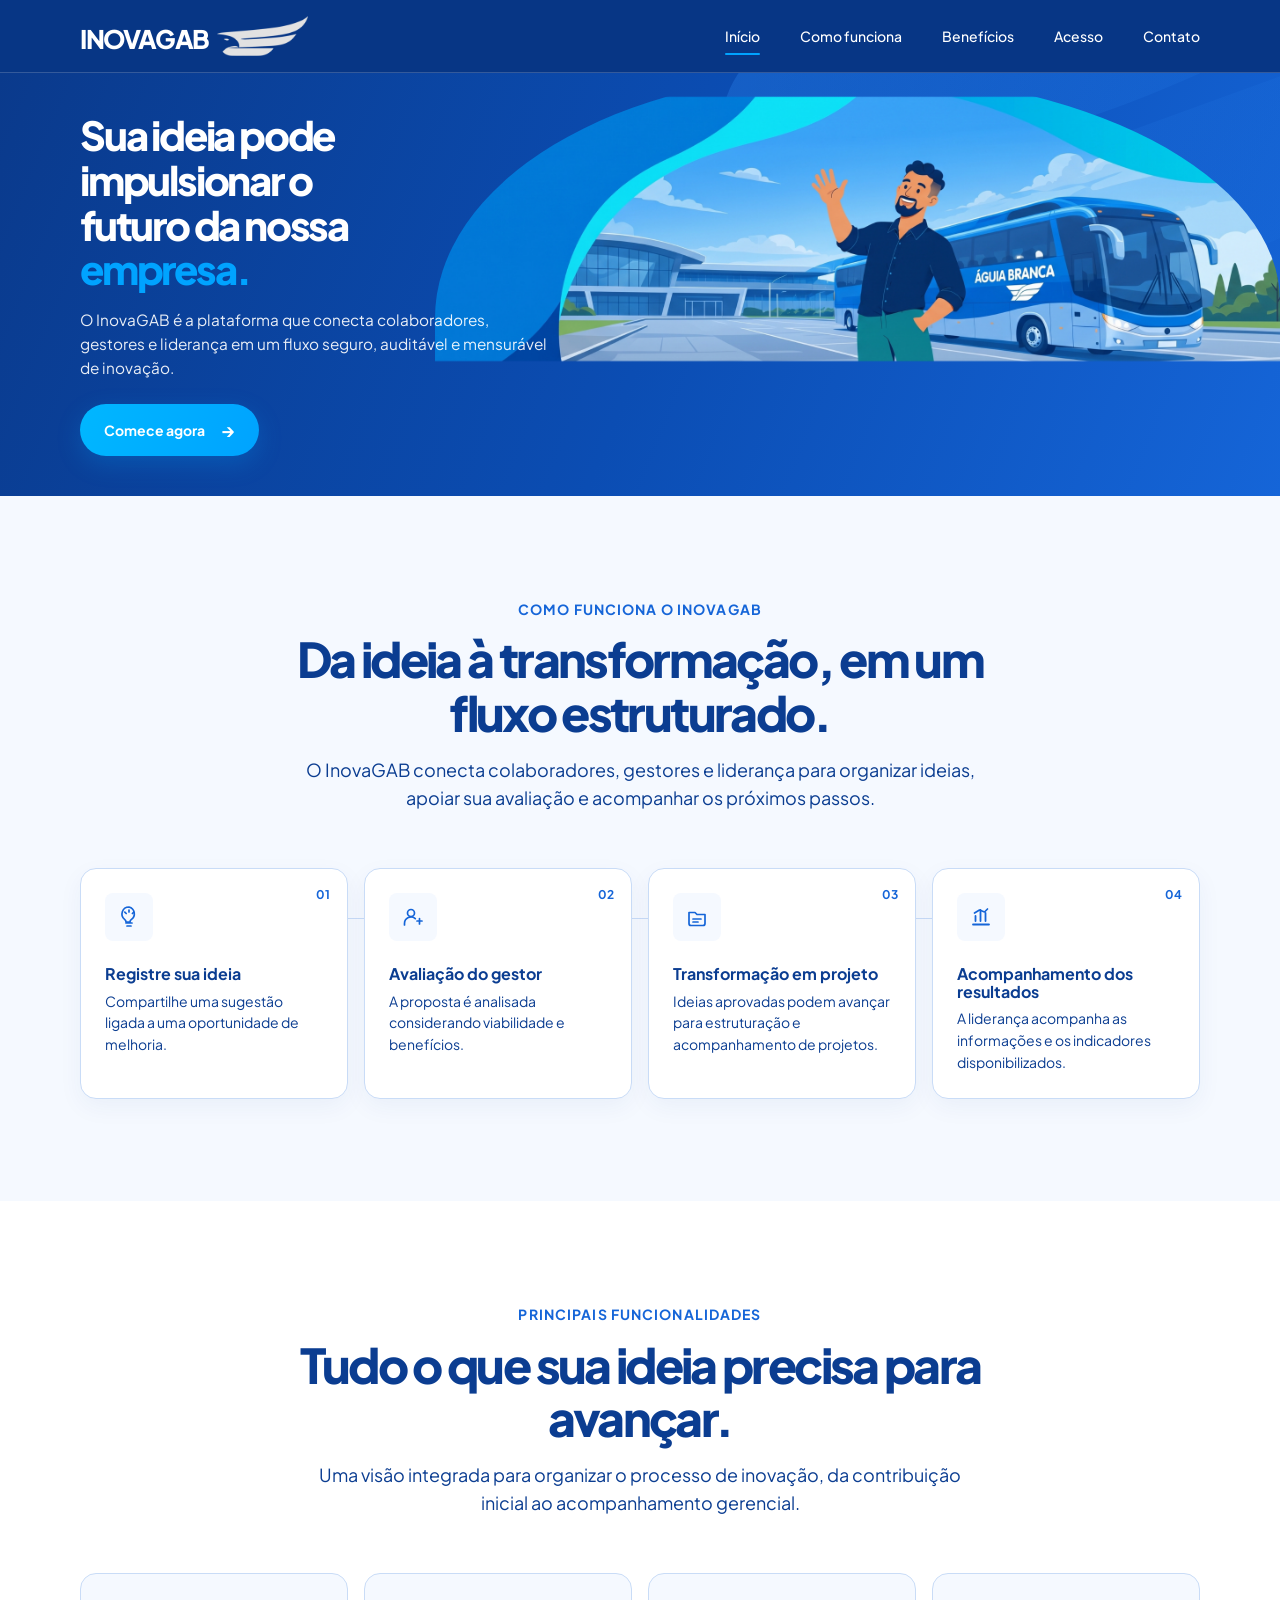
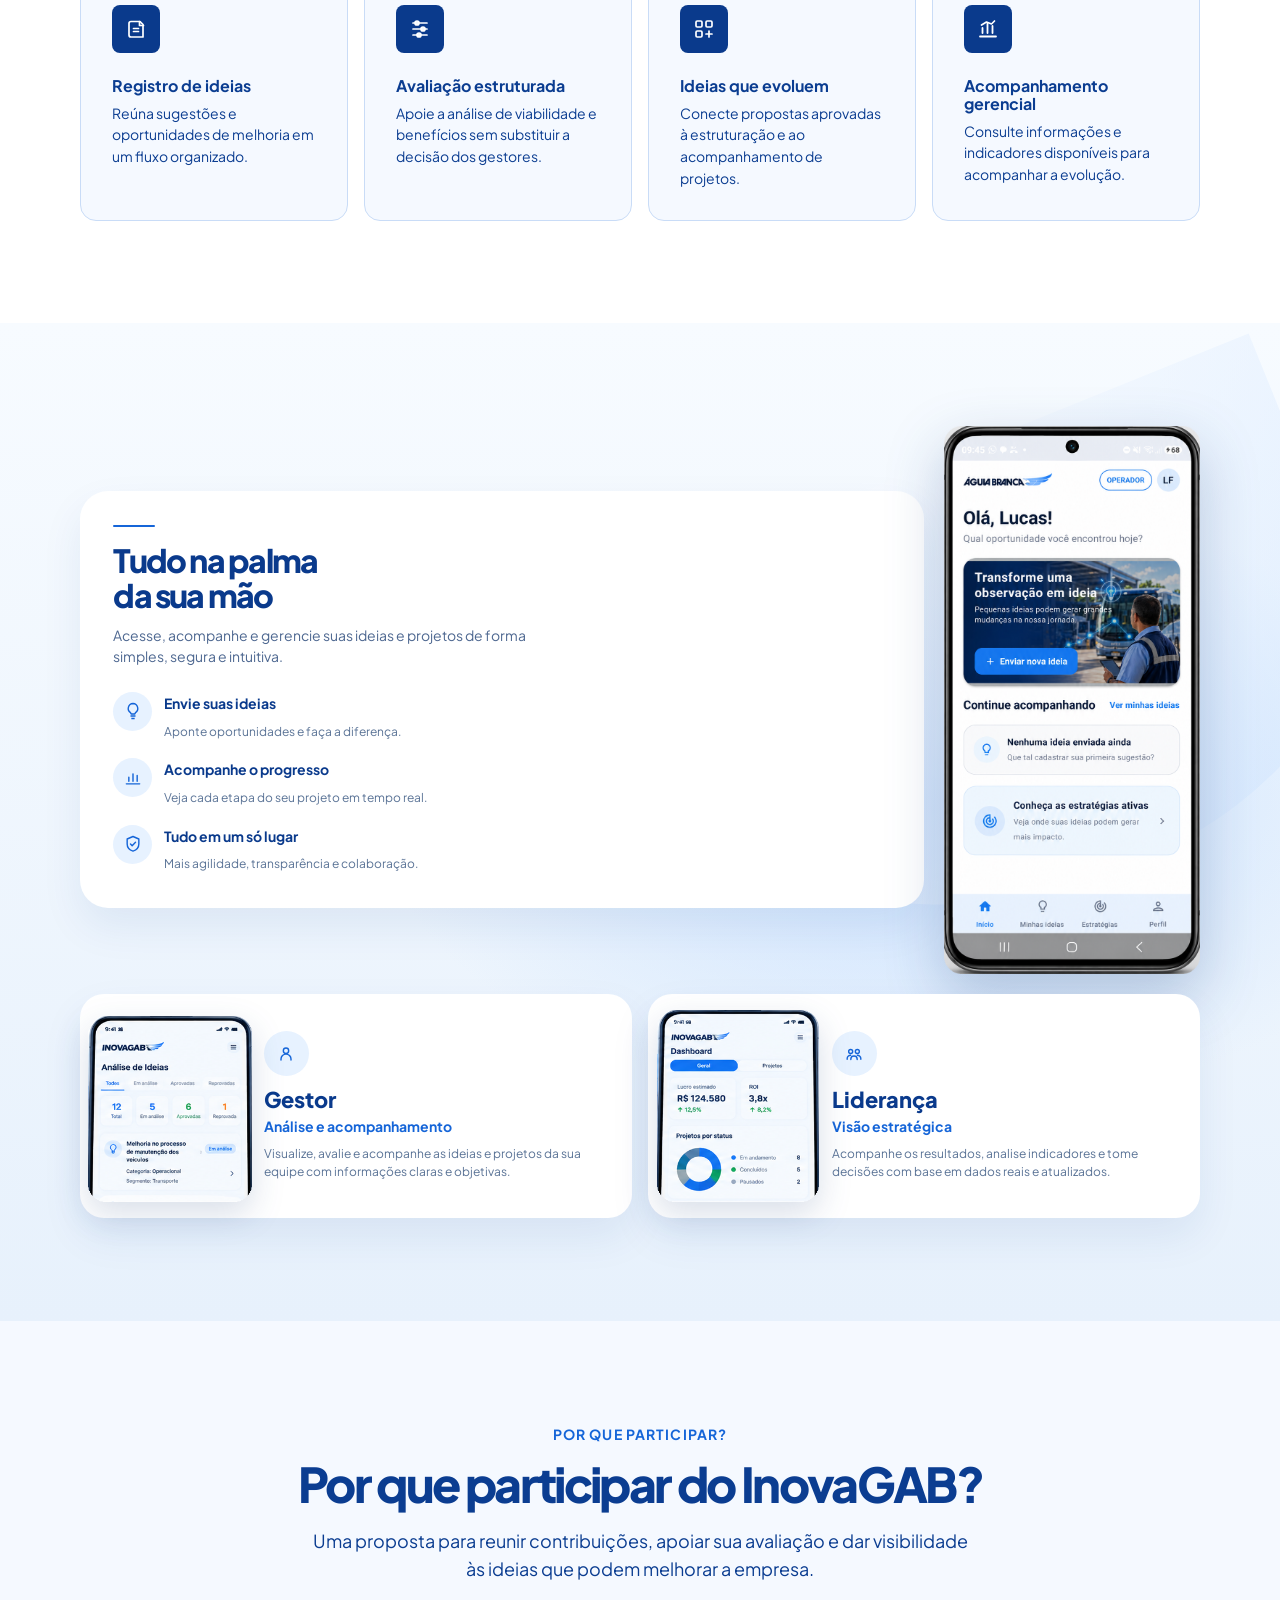
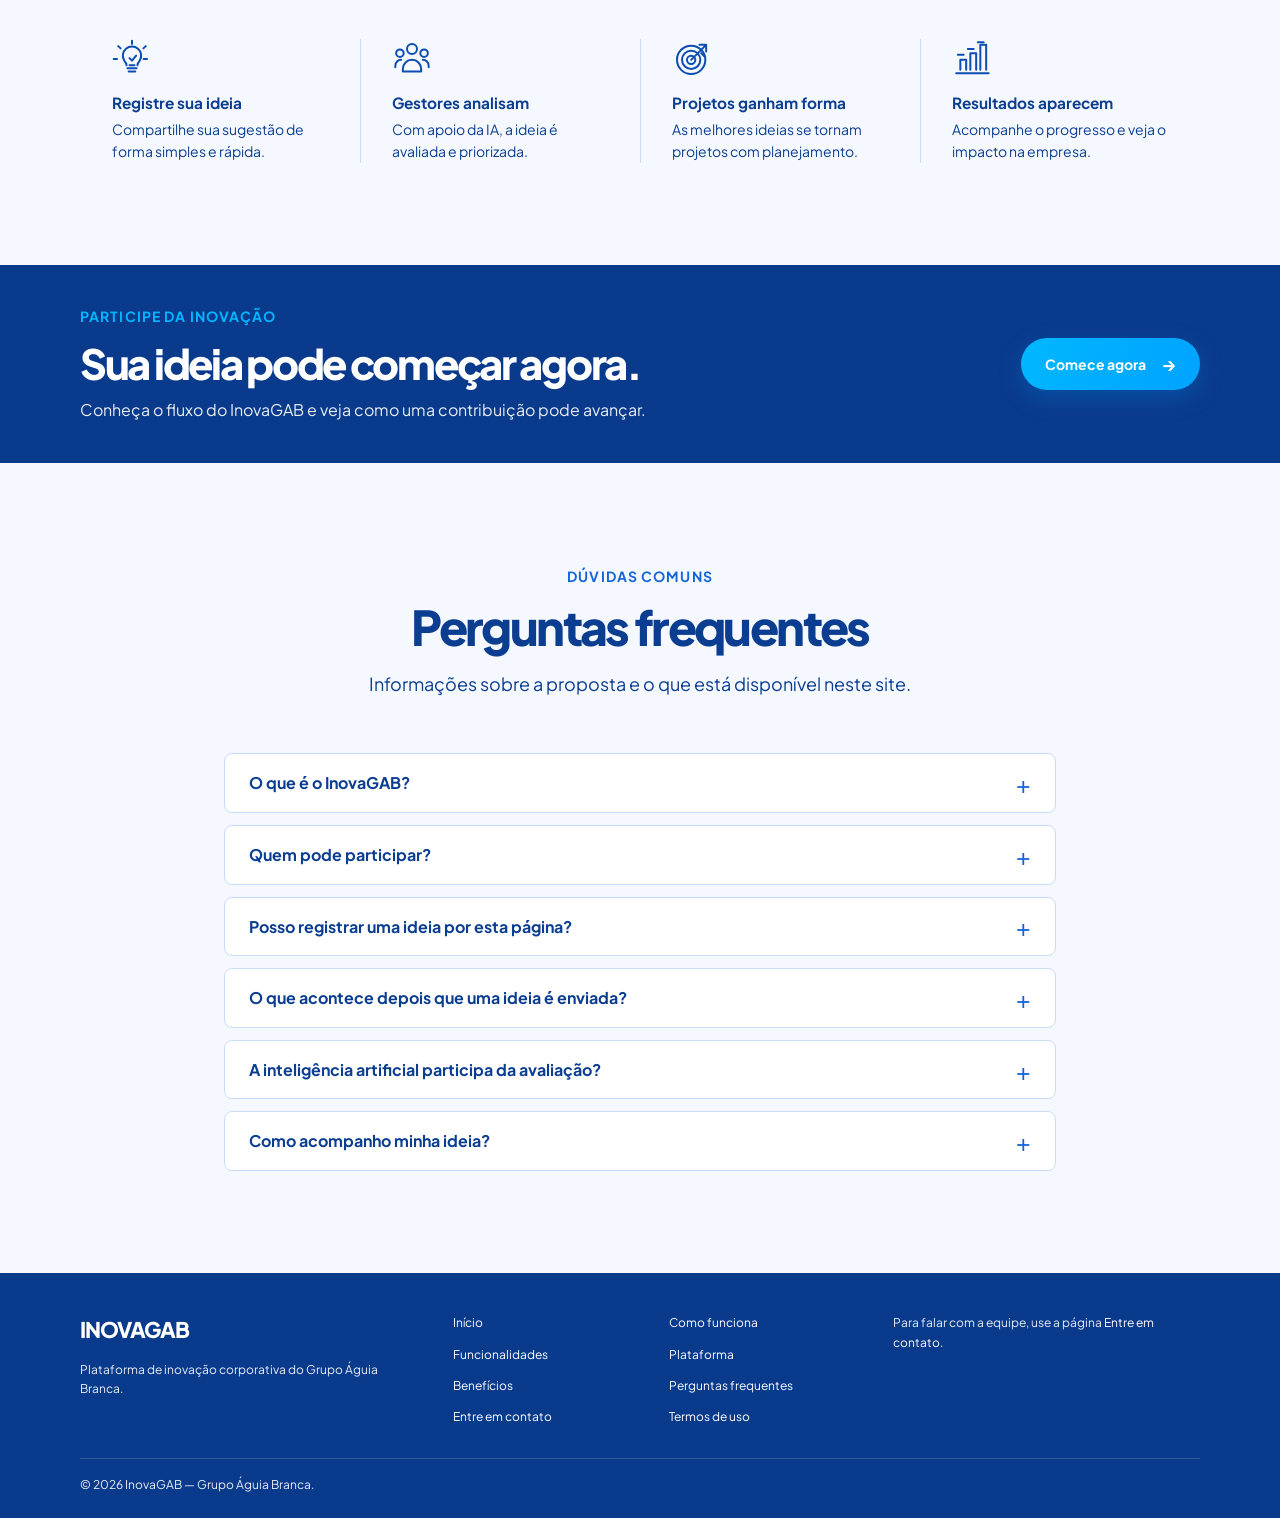
<file: index.html>
<!doctype html>
<html lang="pt-BR">
	<head>
		<meta charset="utf-8">
		<meta name="viewport" content="width=device-width, initial-scale=1">
		<meta name="theme-color" content="#0a3a8c">
		<meta name="description" content="O InovaGAB conecta colaboradores, gestores e liderança em um fluxo seguro, auditável e mensurável de inovação.">
		<meta property="og:type" content="website">
		<meta property="og:title" content="InovaGAB — ideias que impulsionam o futuro">
		<meta property="og:description" content="Compartilhe ideias, acompanhe projetos e ajude a transformar o futuro da empresa.">
		<meta property="og:image" content="/assets/images/home.png">
		<title>InovaGAB — Sua ideia impulsiona o futuro</title>
		<link rel="icon" href="/assets/icons/favicon.png" type="image/png">
		<link rel="preconnect" href="https://fonts.googleapis.com">
		<link rel="preconnect" href="https://fonts.gstatic.com" crossorigin>
		<link href="https://fonts.googleapis.com/css2?family=Plus+Jakarta+Sans:wght@400;500;700;800&display=swap" rel="stylesheet">
		<link rel="stylesheet" href="/styles/main.css">
		<script type="module" src="/scripts/main.js"></script>
	</head>
	<body class="home-page">
		<header class="site-header">
			<div class="site-header__inner">
				<a class="site-header__brand" href="/" aria-label="InovaGAB — início">
					<span class="site-header__brand-name">INOVAGAB</span>
					<img class="site-header__brand-mark" src="/assets/icons/wing.png" alt="">
				</a>

				<button class="site-header__menu-toggle" type="button" aria-label="Abrir menu" aria-expanded="false" aria-controls="primary-navigation" data-menu-toggle>
					<span class="site-header__menu-line"></span>
					<span class="site-header__menu-line"></span>
					<span class="site-header__menu-line"></span>
				</button>

				<nav class="site-header__navigation" id="primary-navigation" aria-label="Navegação principal" data-navigation>
					<a class="site-header__link site-header__link--active" href="/" aria-current="page">Início</a>
					<a class="site-header__link" href="/pages/como-funciona.html">Como funciona</a>
					<a class="site-header__link" href="#beneficios">Benefícios</a>
					<a class="site-header__link" href="/pages/como-funciona.html#acesso">Acesso</a>
					<a class="site-header__link" href="/pages/contato.html">Contato</a>
				</nav>
			</div>
		</header>

		<main>
			<section class="home-hero" id="inicio" aria-labelledby="hero-title">
				<div class="home-hero__wing home-hero__wing--one" aria-hidden="true"></div>
				<div class="home-hero__wing home-hero__wing--two" aria-hidden="true"></div>
				<div class="home-hero__inner">
					<div class="home-hero__content" data-reveal>
						<h1 class="home-hero__title" id="hero-title">Sua ideia pode impulsionar o futuro da nossa <span>empresa.</span></h1>
						<p class="home-hero__description">O InovaGAB é a plataforma que conecta colaboradores, gestores e liderança em um fluxo seguro, auditável e mensurável de inovação.</p>
						<a class="button button--primary" href="/pages/como-funciona.html">Comece agora <span class="button__arrow" aria-hidden="true">→</span></a>
					</div>

					<div class="home-hero__visual" data-hero-visual data-reveal>
						<div class="home-hero__image-frame">
							<img class="home-hero__image" src="/assets/images/home.png" alt="Colaborador cumprimenta enquanto um ônibus da Águia Branca aguarda no pátio" fetchpriority="high">
						</div>
					</div>
				</div>
			</section>

			<section class="home-process" id="como-funciona" aria-labelledby="process-title">
				<div class="home-section-heading" data-reveal>
					<p class="home-section-heading__eyebrow">Como funciona o InovaGAB</p>
					<h2 class="home-section-heading__title" id="process-title">Da ideia à transformação, em um fluxo estruturado.</h2>
					<p class="home-section-heading__description">O InovaGAB conecta colaboradores, gestores e liderança para organizar ideias, apoiar sua avaliação e acompanhar os próximos passos.</p>
				</div>

				<ol class="process-steps" aria-label="Etapas do fluxo de inovação">
					<li class="process-step" data-reveal>
						<span class="process-step__number" aria-hidden="true">01</span>
						<div class="process-step__icon" aria-hidden="true">
							<svg viewBox="0 0 24 24" fill="none"><path d="M9 18h6m-5 3h4m-2-19a7 7 0 0 0-4.2 12.6c.8.6 1.2 1.3 1.2 2.4h4c0-1.1.4-1.8 1.2-2.4A7 7 0 0 0 12 2Z" stroke="currentColor" stroke-width="1.7" stroke-linecap="round" stroke-linejoin="round"/><path d="M12 5v2m-4.2.1 1.4 1.4m7.6-1.4-1.4 1.4" stroke="currentColor" stroke-width="1.7" stroke-linecap="round"/></svg>
						</div>
						<h3 class="process-step__title">Registre sua ideia</h3>
						<p class="process-step__description">Compartilhe uma sugestão ligada a uma oportunidade de melhoria.</p>
					</li>
					<li class="process-step" data-reveal>
						<span class="process-step__number" aria-hidden="true">02</span>
						<div class="process-step__icon" aria-hidden="true">
							<svg viewBox="0 0 24 24" fill="none"><circle cx="10" cy="8" r="3.5" stroke="currentColor" stroke-width="1.7"/><path d="M3.5 20v-1.5a6.5 6.5 0 0 1 10.8-4.9M16 16h5m-2.5-2.5V19" stroke="currentColor" stroke-width="1.7" stroke-linecap="round" stroke-linejoin="round"/></svg>
						</div>
						<h3 class="process-step__title">Avaliação do gestor</h3>
						<p class="process-step__description">A proposta é analisada considerando viabilidade e benefícios.</p>
					</li>
					<li class="process-step" data-reveal>
						<span class="process-step__number" aria-hidden="true">03</span>
						<div class="process-step__icon" aria-hidden="true">
							<svg viewBox="0 0 24 24" fill="none"><path d="M4 7.5h6l2 2h8v9a2 2 0 0 1-2 2H6a2 2 0 0 1-2-2v-11Z" stroke="currentColor" stroke-width="1.7" stroke-linejoin="round"/><path d="M8 14h8m-8 3h5" stroke="currentColor" stroke-width="1.7" stroke-linecap="round"/></svg>
						</div>
						<h3 class="process-step__title">Transformação em projeto</h3>
						<p class="process-step__description">Ideias aprovadas podem avançar para estruturação e acompanhamento de projetos.</p>
					</li>
					<li class="process-step" data-reveal>
						<span class="process-step__number" aria-hidden="true">04</span>
						<div class="process-step__icon" aria-hidden="true">
							<svg viewBox="0 0 24 24" fill="none"><path d="M4 19.5h16M6.5 16V11m5 5V5m5 11V8" stroke="currentColor" stroke-width="1.8" stroke-linecap="round"/><path d="m5.5 8 5-3 5 2 3-3" stroke="currentColor" stroke-width="1.7" stroke-linecap="round" stroke-linejoin="round"/></svg>
						</div>
						<h3 class="process-step__title">Acompanhamento dos resultados</h3>
						<p class="process-step__description">A liderança acompanha as informações e os indicadores disponibilizados.</p>
					</li>
				</ol>
			</section>

			<section class="home-capabilities" id="funcionalidades" aria-labelledby="capabilities-title">
				<div class="home-section-heading" data-reveal>
					<p class="home-section-heading__eyebrow">Principais funcionalidades</p>
					<h2 class="home-section-heading__title" id="capabilities-title">Tudo o que sua ideia precisa para avançar.</h2>
					<p class="home-section-heading__description">Uma visão integrada para organizar o processo de inovação, da contribuição inicial ao acompanhamento gerencial.</p>
				</div>

				<div class="capability-grid">
					<article class="capability-card" data-reveal>
						<div class="capability-card__icon" aria-hidden="true">
							<svg viewBox="0 0 24 24" fill="none"><path d="M7 4.5h9l3 3V20H7a2 2 0 0 1-2-2V6.5a2 2 0 0 1 2-2Z" stroke="currentColor" stroke-width="1.7" stroke-linejoin="round"/><path d="M15.5 4.5v4h4m-10 3h5m-5 3h5" stroke="currentColor" stroke-width="1.7" stroke-linecap="round" stroke-linejoin="round"/></svg>
						</div>
						<h3 class="capability-card__title">Registro de ideias</h3>
						<p class="capability-card__description">Reúna sugestões e oportunidades de melhoria em um fluxo organizado.</p>
					</article>
					<article class="capability-card" data-reveal>
						<div class="capability-card__icon" aria-hidden="true">
							<svg viewBox="0 0 24 24" fill="none"><path d="M5 6h14M5 12h14M5 18h14" stroke="currentColor" stroke-width="1.7" stroke-linecap="round"/><circle cx="9" cy="6" r="2" fill="var(--color-white-soft)" stroke="currentColor" stroke-width="1.7"/><circle cx="15" cy="12" r="2" fill="var(--color-white-soft)" stroke="currentColor" stroke-width="1.7"/><circle cx="11" cy="18" r="2" fill="var(--color-white-soft)" stroke="currentColor" stroke-width="1.7"/></svg>
						</div>
						<h3 class="capability-card__title">Avaliação estruturada</h3>
						<p class="capability-card__description">Apoie a análise de viabilidade e benefícios sem substituir a decisão dos gestores.</p>
					</article>
					<article class="capability-card" data-reveal>
						<div class="capability-card__icon" aria-hidden="true">
							<svg viewBox="0 0 24 24" fill="none"><rect x="4" y="4" width="6" height="6" rx="1.2" stroke="currentColor" stroke-width="1.7"/><rect x="14" y="4" width="6" height="6" rx="1.2" stroke="currentColor" stroke-width="1.7"/><rect x="4" y="14" width="6" height="6" rx="1.2" stroke="currentColor" stroke-width="1.7"/><path d="M14 17h6m-3-3v6" stroke="currentColor" stroke-width="1.7" stroke-linecap="round"/></svg>
						</div>
						<h3 class="capability-card__title">Ideias que evoluem</h3>
						<p class="capability-card__description">Conecte propostas aprovadas à estruturação e ao acompanhamento de projetos.</p>
					</article>
					<article class="capability-card" data-reveal>
						<div class="capability-card__icon" aria-hidden="true">
							<svg viewBox="0 0 24 24" fill="none"><path d="M4 19.5h16M6.5 16V11m5 5V6m5 10V9" stroke="currentColor" stroke-width="1.8" stroke-linecap="round"/><path d="m5.5 8 5-3 5 2 3-3" stroke="currentColor" stroke-width="1.7" stroke-linecap="round" stroke-linejoin="round"/></svg>
						</div>
						<h3 class="capability-card__title">Acompanhamento gerencial</h3>
						<p class="capability-card__description">Consulte informações e indicadores disponíveis para acompanhar a evolução.</p>
					</article>
				</div>
			</section>

			<section class="home-platform" id="plataforma" aria-labelledby="platform-title">
				<div class="home-platform__inner">
					<div class="palm">
						<div class="palm__intro" data-reveal>
							<span class="palm__accent" aria-hidden="true"></span>
							<h2 class="palm__title" id="platform-title">Tudo na palma<br> da sua mão</h2>
							<p class="palm__lead">Acesse, acompanhe e gerencie suas ideias e projetos de forma simples, segura e intuitiva.</p>
							<ul class="palm__points">
								<li>
									<span class="palm__point-icon" aria-hidden="true"><svg viewBox="0 0 24 24" fill="none"><path d="M9 18h6M10 21h4M12 3a6 6 0 0 0-3 11c.4.4.7.9.8 1.5h4.4c.1-.6.4-1.1.8-1.5A6 6 0 0 0 12 3Z" stroke="currentColor" stroke-width="1.7" stroke-linejoin="round"/></svg></span>
									<span><strong>Envie suas ideias</strong><span>Aponte oportunidades e faça a diferença.</span></span>
								</li>
								<li>
									<span class="palm__point-icon" aria-hidden="true"><svg viewBox="0 0 24 24" fill="none"><path d="M4 19h16M7 16V11m5 5V7m5 9V9" stroke="currentColor" stroke-width="1.7" stroke-linecap="round"/></svg></span>
									<span><strong>Acompanhe o progresso</strong><span>Veja cada etapa do seu projeto em tempo real.</span></span>
								</li>
								<li>
									<span class="palm__point-icon" aria-hidden="true"><svg viewBox="0 0 24 24" fill="none"><path d="M12 3 5 6v6c0 4.2 2.8 7.2 7 8.5 4.2-1.3 7-4.3 7-8.5V6l-7-3Z" stroke="currentColor" stroke-width="1.7" stroke-linejoin="round"/><path d="m9 12 2 2 4-4" stroke="currentColor" stroke-width="1.7" stroke-linecap="round" stroke-linejoin="round"/></svg></span>
									<span><strong>Tudo em um só lugar</strong><span>Mais agilidade, transparência e colaboração.</span></span>
								</li>
							</ul>
						</div>

						<figure class="palm__device" data-reveal>
							<img src="/assets/images/plataforma/operador-phone.png" alt="Celular com a área inicial do Operador, com saudação, atalho para enviar uma nova ideia e o acompanhamento das sugestões." width="706" height="1511">
						</figure>

						<div class="palm__roles">
							<article class="palm__role" data-reveal>
								<img src="/assets/images/plataforma/gestor-phone.png" alt="Celular com a análise de ideias do Gestor, mostrando totais e uma sugestão em análise." width="280" height="318" loading="lazy">
								<div class="palm__role-copy">
									<span class="palm__role-icon" aria-hidden="true"><svg viewBox="0 0 24 24" fill="none"><circle cx="12" cy="8" r="3.2" stroke="currentColor" stroke-width="1.7"/><path d="M6 19.2v-1.1a6 6 0 0 1 12 0v1.1" stroke="currentColor" stroke-width="1.7" stroke-linecap="round"/></svg></span>
									<h3>Gestor</h3>
									<p class="palm__role-label">Análise e acompanhamento</p>
									<p>Visualize, avalie e acompanhe as ideias e projetos da sua equipe com informações claras e objetivas.</p>
								</div>
							</article>
							<article class="palm__role" data-reveal>
								<img src="/assets/images/plataforma/lideranca-phone.png" alt="Celular com o painel da Liderança, com lucro estimado, retorno sobre o investimento e projetos por status." width="275" height="326" loading="lazy">
								<div class="palm__role-copy">
									<span class="palm__role-icon" aria-hidden="true"><svg viewBox="0 0 24 24" fill="none"><circle cx="8" cy="9" r="2.4" stroke="currentColor" stroke-width="1.7"/><circle cx="16" cy="9" r="2.4" stroke="currentColor" stroke-width="1.7"/><path d="M3.8 18.2v-.6a4.2 4.2 0 0 1 4.2-4.2M20.2 18.2v-.6a4.2 4.2 0 0 0-4.2-4.2M8.2 18.5v-.4a3.8 3.8 0 0 1 7.6 0v.4" stroke="currentColor" stroke-width="1.7" stroke-linecap="round"/></svg></span>
									<h3>Liderança</h3>
									<p class="palm__role-label">Visão estratégica</p>
									<p>Acompanhe os resultados, analise indicadores e tome decisões com base em dados reais e atualizados.</p>
								</div>
							</article>
						</div>
					</div>
				</div>
			</section>

			<section class="home-features" id="beneficios" aria-labelledby="benefits-title">
				<div class="home-section-heading home-section-heading--benefits" data-reveal>
					<p class="home-section-heading__eyebrow">Por que participar?</p>
					<h2 class="home-section-heading__title" id="benefits-title">Por que participar do InovaGAB?</h2>
					<p class="home-section-heading__description">Uma proposta para reunir contribuições, apoiar sua avaliação e dar visibilidade às ideias que podem melhorar a empresa.</p>
				</div>
				<div class="home-features__grid">
					<article class="feature-card" data-reveal>
						<img class="feature-card__icon" src="/assets/icons/idea.svg" alt="" aria-hidden="true">
						<h3 class="feature-card__title">Registre sua ideia</h3>
						<p class="feature-card__description">Compartilhe sua sugestão de forma simples e rápida.</p>
					</article>
					<article class="feature-card" data-reveal>
						<img class="feature-card__icon" src="/assets/icons/team.svg" alt="" aria-hidden="true">
						<h3 class="feature-card__title">Gestores analisam</h3>
						<p class="feature-card__description">Com apoio da IA, a ideia é avaliada e priorizada.</p>
					</article>
					<article class="feature-card" data-reveal>
						<img class="feature-card__icon" src="/assets/icons/target.svg" alt="" aria-hidden="true">
						<h3 class="feature-card__title">Projetos ganham forma</h3>
						<p class="feature-card__description">As melhores ideias se tornam projetos com planejamento.</p>
					</article>
					<article class="feature-card" data-reveal>
						<img class="feature-card__icon" src="/assets/icons/results.svg" alt="" aria-hidden="true">
						<h3 class="feature-card__title">Resultados aparecem</h3>
						<p class="feature-card__description">Acompanhe o progresso e veja o impacto na empresa.</p>
					</article>
				</div>
			</section>

			<section class="home-cta" id="convite" aria-labelledby="cta-title">
				<div class="home-cta__inner" data-reveal>
					<div class="home-cta__copy">
						<p class="home-section-heading__eyebrow">Participe da inovação</p>
						<h2 class="home-cta__title" id="cta-title">Sua ideia pode começar agora.</h2>
						<p class="home-cta__description">Conheça o fluxo do InovaGAB e veja como uma contribuição pode avançar.</p>
					</div>
					<a class="button button--primary" href="/pages/como-funciona.html">Comece agora <span class="button__arrow" aria-hidden="true">→</span></a>
				</div>
			</section>

			<section class="home-faq" id="faq" aria-labelledby="faq-title">
				<div class="home-section-heading" data-reveal>
					<p class="home-section-heading__eyebrow">Dúvidas comuns</p>
					<h2 class="home-section-heading__title" id="faq-title">Perguntas frequentes</h2>
					<p class="home-section-heading__description">Informações sobre a proposta e o que está disponível neste site.</p>
				</div>

				<div class="faq-list">
					<details class="faq-item" data-reveal>
						<summary class="faq-item__question">O que é o InovaGAB?</summary>
						<div class="faq-item__answer"><p>A página apresenta o InovaGAB como uma plataforma que conecta colaboradores, gestores e liderança para organizar e acompanhar ideias de inovação.</p></div>
					</details>
					<details class="faq-item" data-reveal>
						<summary class="faq-item__question">Quem pode participar?</summary>
						<div class="faq-item__answer"><p>A comunicação cita colaboradores, gestores e liderança. Critérios de elegibilidade, criação de contas e permissões não estão descritos neste site.</p></div>
					</details>
					<details class="faq-item" data-reveal>
						<summary class="faq-item__question">Posso registrar uma ideia por esta página?</summary>
						<div class="faq-item__answer"><p>Não. Este site não registra ideias. O botão “Comece agora” leva à página “Como funciona”. Para falar com a equipe, use a página <a href="/pages/contato.html">Entre em contato</a>.</p></div>
					</details>
					<details class="faq-item" data-reveal>
						<summary class="faq-item__question">O que acontece depois que uma ideia é enviada?</summary>
						<div class="faq-item__answer"><p>O conteúdo da página descreve uma avaliação por gestores e diz que ideias aprovadas podem avançar para projetos. O fluxo operacional e seus prazos não estão detalhados neste repositório.</p></div>
					</details>
					<details class="faq-item" data-reveal>
						<summary class="faq-item__question">A inteligência artificial participa da avaliação?</summary>
						<div class="faq-item__answer"><p>Um texto existente na seção de benefícios menciona apoio de IA, mas não há código ou documentação neste repositório que confirme sua disponibilidade, escopo ou influência. Essa informação requer validação da equipe responsável.</p></div>
					</details>
					<details class="faq-item" data-reveal>
						<summary class="faq-item__question">Como acompanho minha ideia?</summary>
						<div class="faq-item__answer"><p>A página menciona acompanhamento de progresso e informações gerenciais, mas este repositório não contém telas funcionais que permitam indicar onde consultar uma ideia específica.</p></div>
					</details>
				</div>
			</section>
		</main>

		<footer class="site-footer">
			<div class="site-footer__inner">
				<div class="site-footer__identity">
					<a class="site-footer__brand" href="/" aria-label="InovaGAB — início">INOVAGAB</a>
					<p class="site-footer__description">Plataforma de inovação corporativa do Grupo Águia Branca.</p>
				</div>
				<nav class="site-footer__navigation" aria-label="Navegação do rodapé">
					<a class="site-footer__link" href="#inicio">Início</a>
					<a class="site-footer__link" href="#como-funciona">Como funciona</a>
					<a class="site-footer__link" href="#funcionalidades">Funcionalidades</a>
					<a class="site-footer__link" href="#plataforma">Plataforma</a>
					<a class="site-footer__link" href="#beneficios">Benefícios</a>
					<a class="site-footer__link" href="#faq">Perguntas frequentes</a>
					<a class="site-footer__link" href="/pages/contato.html">Entre em contato</a>
					<a class="site-footer__link" href="/pages/termos.html">Termos de uso</a>
				</nav>
				<div class="site-footer__pending">
					<p>Para falar com a equipe, use a página <a class="site-footer__link" href="/pages/contato.html">Entre em contato</a>.</p>
				</div>
				<p class="site-footer__copyright">© 2026 InovaGAB — Grupo Águia Branca.</p>
			</div>
		</footer>
	</body>
</html>
</file>
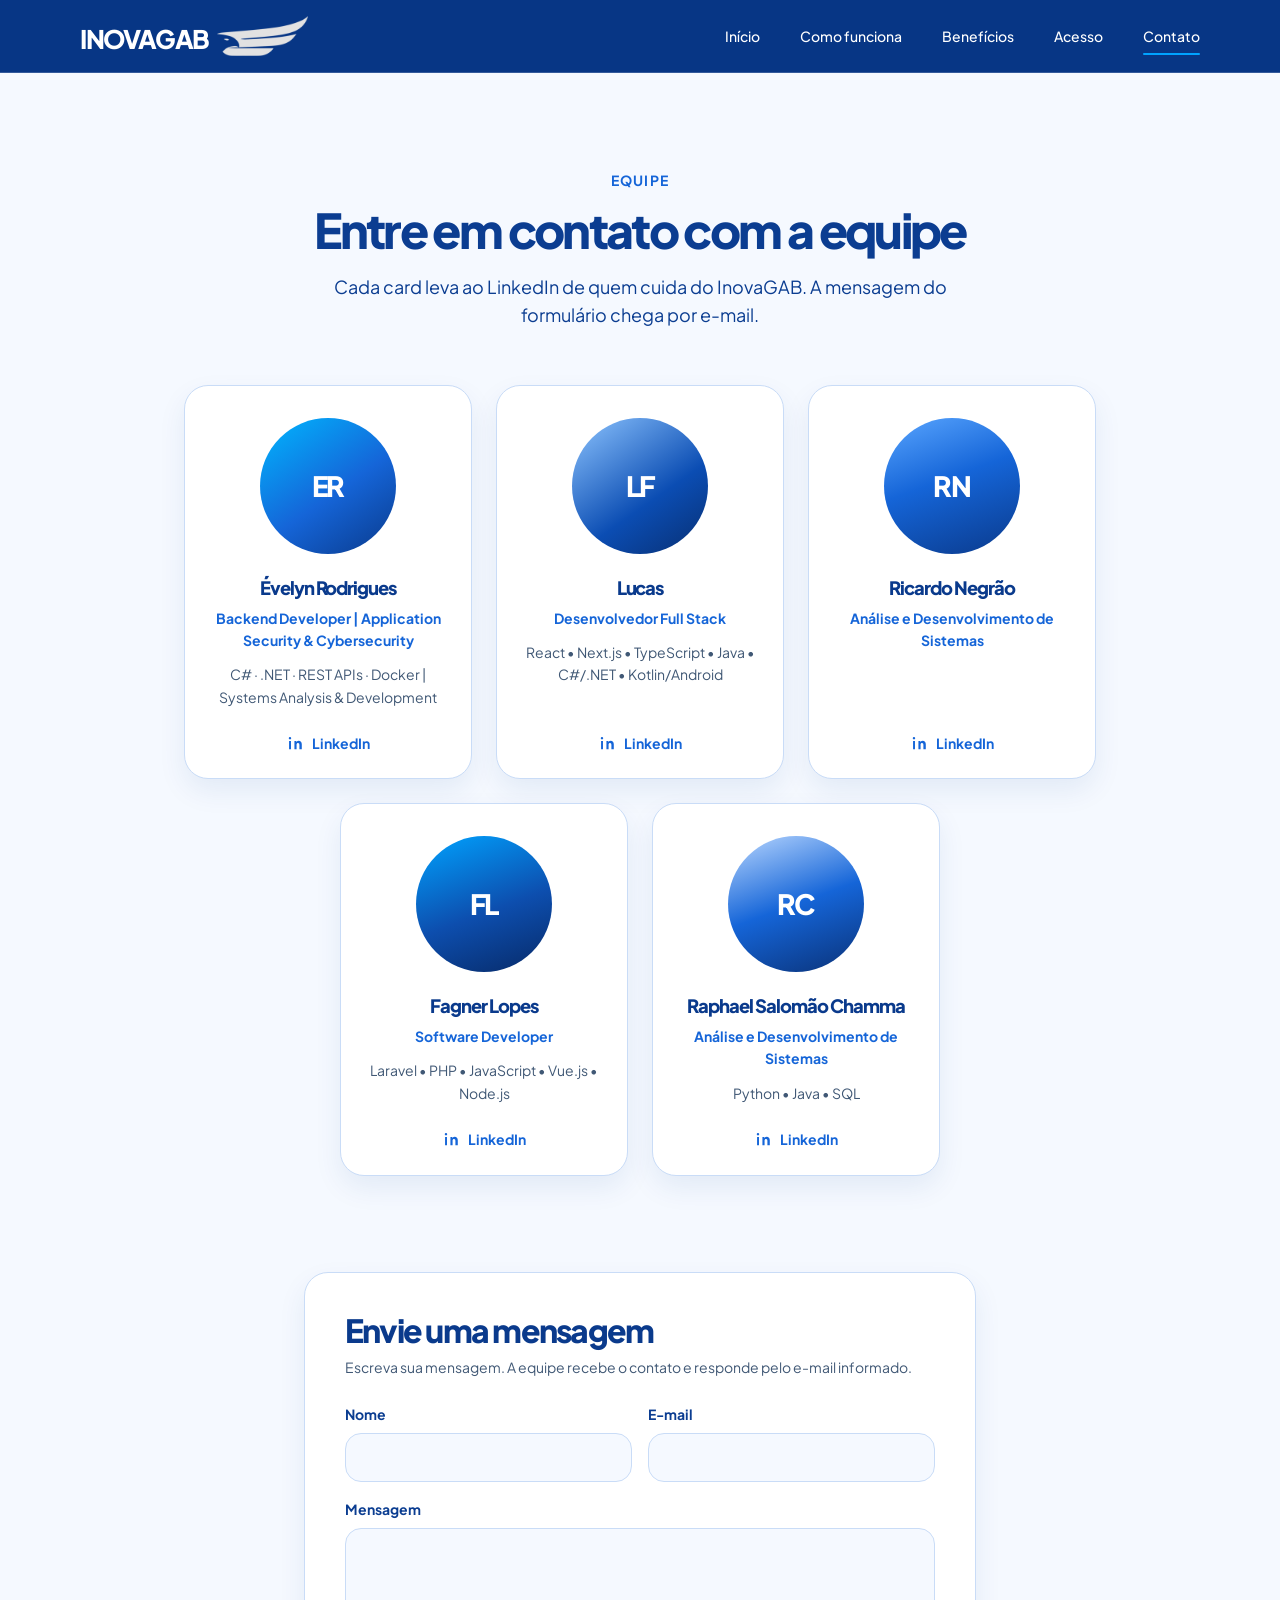
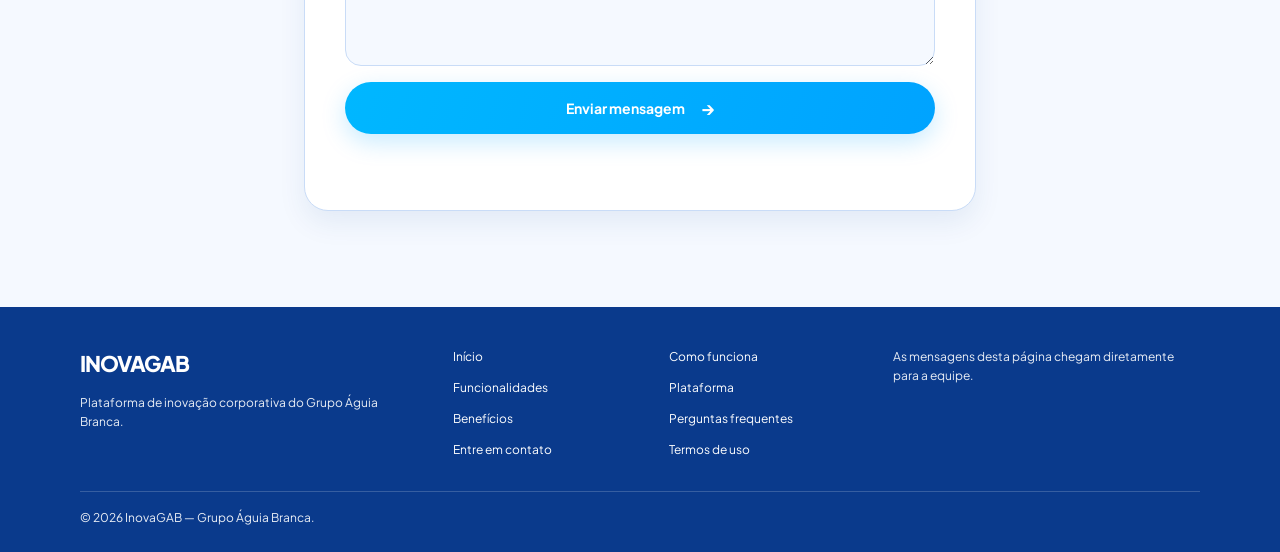
<file: pages/contato.html>
<!doctype html>
<html lang="pt-BR">
	<head>
		<meta charset="utf-8">
		<meta name="viewport" content="width=device-width, initial-scale=1">
		<meta name="theme-color" content="#0a3a8c">
		<meta name="description" content="Fale com a equipe do InovaGAB e envie uma mensagem por e-mail.">
		<title>Entre em contato — InovaGAB</title>
		<link rel="icon" href="/assets/icons/favicon.png" type="image/png">
		<link rel="preconnect" href="https://fonts.googleapis.com">
		<link rel="preconnect" href="https://fonts.gstatic.com" crossorigin>
		<link href="https://fonts.googleapis.com/css2?family=Plus+Jakarta+Sans:wght@400;500;700;800&display=swap" rel="stylesheet">
		<link rel="stylesheet" href="/styles/main.css">
		<script type="module" src="/scripts/main.js"></script>
	</head>
	<body class="home-page">
		<header class="site-header">
			<div class="site-header__inner">
				<a class="site-header__brand" href="/" aria-label="InovaGAB — início">
					<span class="site-header__brand-name">INOVAGAB</span>
					<img class="site-header__brand-mark" src="/assets/icons/wing.png" alt="">
				</a>
				<button class="site-header__menu-toggle" type="button" aria-label="Abrir menu" aria-expanded="false" aria-controls="primary-navigation" data-menu-toggle>
					<span class="site-header__menu-line"></span>
					<span class="site-header__menu-line"></span>
					<span class="site-header__menu-line"></span>
				</button>
				<nav class="site-header__navigation" id="primary-navigation" aria-label="Navegação principal" data-navigation>
					<a class="site-header__link" href="/">Início</a>
					<a class="site-header__link" href="/pages/como-funciona.html">Como funciona</a>
					<a class="site-header__link" href="/#beneficios">Benefícios</a>
					<a class="site-header__link" href="/pages/como-funciona.html#acesso">Acesso</a>
					<a class="site-header__link site-header__link--active" href="/pages/contato.html" aria-current="page">Contato</a>
				</nav>
			</div>
		</header>

		<main class="contact-page">
			<section class="contact-team" aria-labelledby="contact-title">
				<div class="home-section-heading">
					<p class="home-section-heading__eyebrow">Equipe</p>
					<h1 class="home-section-heading__title" id="contact-title">Entre em contato com a equipe</h1>
					<p class="home-section-heading__description">Cada card leva ao LinkedIn de quem cuida do InovaGAB. A mensagem do formulário chega por e-mail.</p>
				</div>

				<ul class="team-grid">
					<li class="team-card">
						<span class="team-card__avatar" aria-hidden="true">ER</span>
						<h2 class="team-card__name">Évelyn Rodrigues</h2>
						<p class="team-card__role">Backend Developer | Application Security &amp; Cybersecurity</p>
						<p class="team-card__bio">C# · .NET · REST APIs · Docker | Systems Analysis &amp; Development</p>
						<a class="team-card__linkedin" href="https://www.linkedin.com/in/%C3%A9velyn-rodrigues-735bb5373/" target="_blank" rel="noopener noreferrer">
							<svg viewBox="0 0 24 24" aria-hidden="true"><path fill="currentColor" d="M6.5 9H4V20h2.5V9ZM5.2 3.8A1.6 1.6 0 1 0 5.2 7a1.6 1.6 0 0 0 0-3.2ZM20 20h-2.5v-5.6c0-1.5-.5-2.5-1.8-2.5-1 0-1.5.7-1.8 1.3-.1.2-.1.6-.1.9V20H11V9h2.4v1.5c.4-.7 1.3-1.8 3.2-1.8 2.3 0 4 1.5 4 4.8V20Z"/></svg>
							LinkedIn
						</a>
					</li>
					<li class="team-card">
						<span class="team-card__avatar" aria-hidden="true">LF</span>
						<h2 class="team-card__name">Lucas</h2>
						<p class="team-card__role">Desenvolvedor Full Stack</p>
						<p class="team-card__bio">React • Next.js • TypeScript • Java • C#/.NET • Kotlin/Android</p>
						<a class="team-card__linkedin" href="https://www.linkedin.com/in/lucasferdev" target="_blank" rel="noopener noreferrer">
							<svg viewBox="0 0 24 24" aria-hidden="true"><path fill="currentColor" d="M6.5 9H4V20h2.5V9ZM5.2 3.8A1.6 1.6 0 1 0 5.2 7a1.6 1.6 0 0 0 0-3.2ZM20 20h-2.5v-5.6c0-1.5-.5-2.5-1.8-2.5-1 0-1.5.7-1.8 1.3-.1.2-.1.6-.1.9V20H11V9h2.4v1.5c.4-.7 1.3-1.8 3.2-1.8 2.3 0 4 1.5 4 4.8V20Z"/></svg>
							LinkedIn
						</a>
					</li>
					<li class="team-card">
						<span class="team-card__avatar" aria-hidden="true">RN</span>
						<h2 class="team-card__name">Ricardo Negrão</h2>
						<p class="team-card__role">Análise e Desenvolvimento de Sistemas</p>
						<a class="team-card__linkedin" href="https://www.linkedin.com/in/ricardonveiga/" target="_blank" rel="noopener noreferrer">
							<svg viewBox="0 0 24 24" aria-hidden="true"><path fill="currentColor" d="M6.5 9H4V20h2.5V9ZM5.2 3.8A1.6 1.6 0 1 0 5.2 7a1.6 1.6 0 0 0 0-3.2ZM20 20h-2.5v-5.6c0-1.5-.5-2.5-1.8-2.5-1 0-1.5.7-1.8 1.3-.1.2-.1.6-.1.9V20H11V9h2.4v1.5c.4-.7 1.3-1.8 3.2-1.8 2.3 0 4 1.5 4 4.8V20Z"/></svg>
							LinkedIn
						</a>
					</li>
					<li class="team-card">
						<span class="team-card__avatar" aria-hidden="true">FL</span>
						<h2 class="team-card__name">Fagner Lopes</h2>
						<p class="team-card__role">Software Developer</p>
						<p class="team-card__bio">Laravel • PHP • JavaScript • Vue.js • Node.js</p>
						<a class="team-card__linkedin" href="https://www.linkedin.com/in/ofagnerlopes/" target="_blank" rel="noopener noreferrer">
							<svg viewBox="0 0 24 24" aria-hidden="true"><path fill="currentColor" d="M6.5 9H4V20h2.5V9ZM5.2 3.8A1.6 1.6 0 1 0 5.2 7a1.6 1.6 0 0 0 0-3.2ZM20 20h-2.5v-5.6c0-1.5-.5-2.5-1.8-2.5-1 0-1.5.7-1.8 1.3-.1.2-.1.6-.1.9V20H11V9h2.4v1.5c.4-.7 1.3-1.8 3.2-1.8 2.3 0 4 1.5 4 4.8V20Z"/></svg>
							LinkedIn
						</a>
					</li>
					<li class="team-card">
						<span class="team-card__avatar" aria-hidden="true">RC</span>
						<h2 class="team-card__name">Raphael Salomão Chamma</h2>
						<p class="team-card__role">Análise e Desenvolvimento de Sistemas</p>
						<p class="team-card__bio">Python • Java • SQL</p>
						<a class="team-card__linkedin" href="https://www.linkedin.com/in/raphael-salom%C3%A3o-chamma-467b55200/" target="_blank" rel="noopener noreferrer">
							<svg viewBox="0 0 24 24" aria-hidden="true"><path fill="currentColor" d="M6.5 9H4V20h2.5V9ZM5.2 3.8A1.6 1.6 0 1 0 5.2 7a1.6 1.6 0 0 0 0-3.2ZM20 20h-2.5v-5.6c0-1.5-.5-2.5-1.8-2.5-1 0-1.5.7-1.8 1.3-.1.2-.1.6-.1.9V20H11V9h2.4v1.5c.4-.7 1.3-1.8 3.2-1.8 2.3 0 4 1.5 4 4.8V20Z"/></svg>
							LinkedIn
						</a>
					</li>
				</ul>
			</section>

			<section class="contact-form-section" aria-labelledby="contact-form-title">
				<div class="contact-form-card">
					<h2 id="contact-form-title">Envie uma mensagem</h2>
					<p>Escreva sua mensagem. A equipe recebe o contato e responde pelo e-mail informado.</p>
					<form class="contact-form" data-contact-form novalidate>
						<div class="contact-form__row">
							<label class="contact-field">
								<span>Nome</span>
								<input name="name" type="text" autocomplete="name" required maxlength="120">
							</label>
							<label class="contact-field">
								<span>E-mail</span>
								<input name="email" type="email" autocomplete="email" required maxlength="160">
							</label>
						</div>
						<label class="contact-field">
							<span>Mensagem</span>
							<textarea name="message" rows="5" required maxlength="2000"></textarea>
						</label>
						<label class="contact-honey">
							<span>Empresa</span>
							<input name="company" type="text" tabindex="-1" autocomplete="off">
						</label>
						<button class="button button--primary" type="submit">Enviar mensagem <span class="button__arrow" aria-hidden="true">→</span></button>
						<p class="contact-form__status" data-contact-status role="status"></p>
					</form>
				</div>
			</section>
		</main>

		<footer class="site-footer">
			<div class="site-footer__inner">
				<div class="site-footer__identity">
					<a class="site-footer__brand" href="/" aria-label="InovaGAB — início">INOVAGAB</a>
					<p class="site-footer__description">Plataforma de inovação corporativa do Grupo Águia Branca.</p>
				</div>
				<nav class="site-footer__navigation" aria-label="Navegação do rodapé">
					<a class="site-footer__link" href="/#inicio">Início</a>
					<a class="site-footer__link" href="/#como-funciona">Como funciona</a>
					<a class="site-footer__link" href="/#funcionalidades">Funcionalidades</a>
					<a class="site-footer__link" href="/#plataforma">Plataforma</a>
					<a class="site-footer__link" href="/#beneficios">Benefícios</a>
					<a class="site-footer__link" href="/#faq">Perguntas frequentes</a>
					<a class="site-footer__link" href="/pages/contato.html">Entre em contato</a>
					<a class="site-footer__link" href="/pages/termos.html">Termos de uso</a>
				</nav>
				<div class="site-footer__pending">
					<p>As mensagens desta página chegam diretamente para a equipe.</p>
				</div>
				<p class="site-footer__copyright">© 2026 InovaGAB — Grupo Águia Branca.</p>
			</div>
		</footer>
	</body>
</html>
</file>
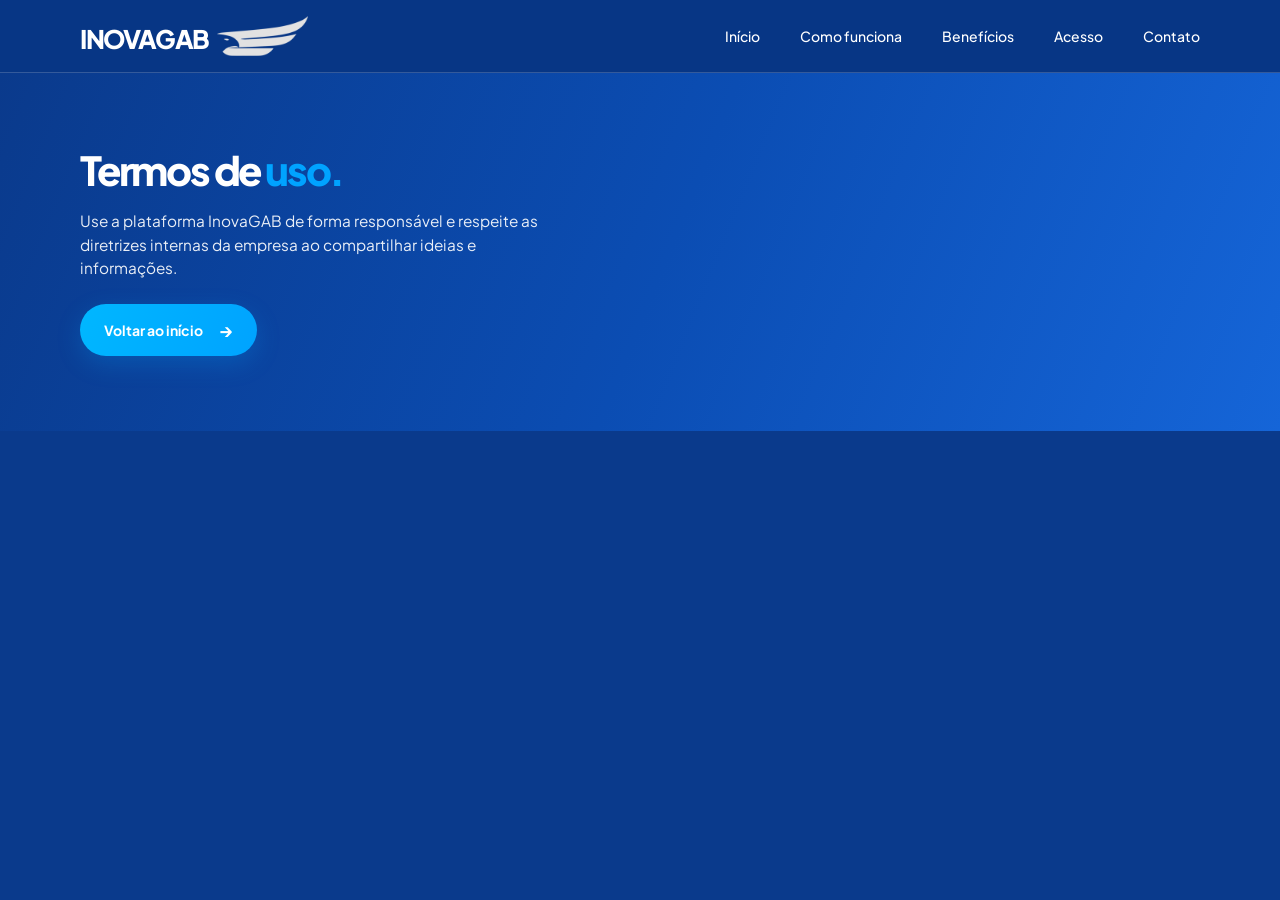
<file: pages/termos.html>
<!doctype html>
<html lang="pt-BR">
  <head>
    <meta charset="utf-8">
    <meta name="viewport" content="width=device-width, initial-scale=1">
    <meta name="theme-color" content="#0a3a8c">
    <meta name="description" content="Termos de uso da plataforma InovaGAB.">
    <title>Termos de uso — InovaGAB</title>
    <link rel="icon" href="/assets/icons/favicon.png" type="image/png">
    <link rel="preconnect" href="https://fonts.googleapis.com">
    <link rel="preconnect" href="https://fonts.gstatic.com" crossorigin>
    <link href="https://fonts.googleapis.com/css2?family=Plus+Jakarta+Sans:wght@400;500;700;800&display=swap" rel="stylesheet">
    <link rel="stylesheet" href="/styles/main.css">
    <script type="module" src="/scripts/main.js"></script>
  </head>
  <body class="home-page">
    <header class="site-header">
      <div class="site-header__inner">
        <a class="site-header__brand" href="/" aria-label="InovaGAB — início"><span class="site-header__brand-name">INOVAGAB</span><img class="site-header__brand-mark" src="/assets/icons/wing.png" alt=""></a>
        <button class="site-header__menu-toggle" type="button" aria-label="Abrir menu" aria-expanded="false" aria-controls="primary-navigation" data-menu-toggle><span class="site-header__menu-line"></span><span class="site-header__menu-line"></span><span class="site-header__menu-line"></span></button>
        <nav class="site-header__navigation" id="primary-navigation" aria-label="Navegação principal" data-navigation><a class="site-header__link" href="/">Início</a><a class="site-header__link" href="/pages/como-funciona.html">Como funciona</a><a class="site-header__link" href="/#beneficios">Benefícios</a><a class="site-header__link" href="/pages/como-funciona.html#acesso">Acesso</a><a class="site-header__link" href="/pages/contato.html">Contato</a></nav>
      </div>
    </header>
    <main class="home-hero">
      <div class="home-hero__inner">
        <div class="home-hero__content">
          <h1 class="home-hero__title">Termos de <span>uso.</span></h1>
          <p class="home-hero__description">Use a plataforma InovaGAB de forma responsável e respeite as diretrizes internas da empresa ao compartilhar ideias e informações.</p>
          <a class="button button--primary" href="/">Voltar ao início <span class="button__arrow" aria-hidden="true">→</span></a>
        </div>
      </div>
    </main>
  </body>
</html>
</file>
<file: styles/main.css>
@import url("/styles/base/variables.css");
@import url("/styles/base/reset.css");
@import url("/styles/base/typography.css");
@import url("/styles/components/header.css");
@import url("/styles/components/button.css");
@import url("/styles/components/feature-card.css");
@import url("/styles/pages/home.css");
@import url("/styles/pages/contact.css");
</file>
